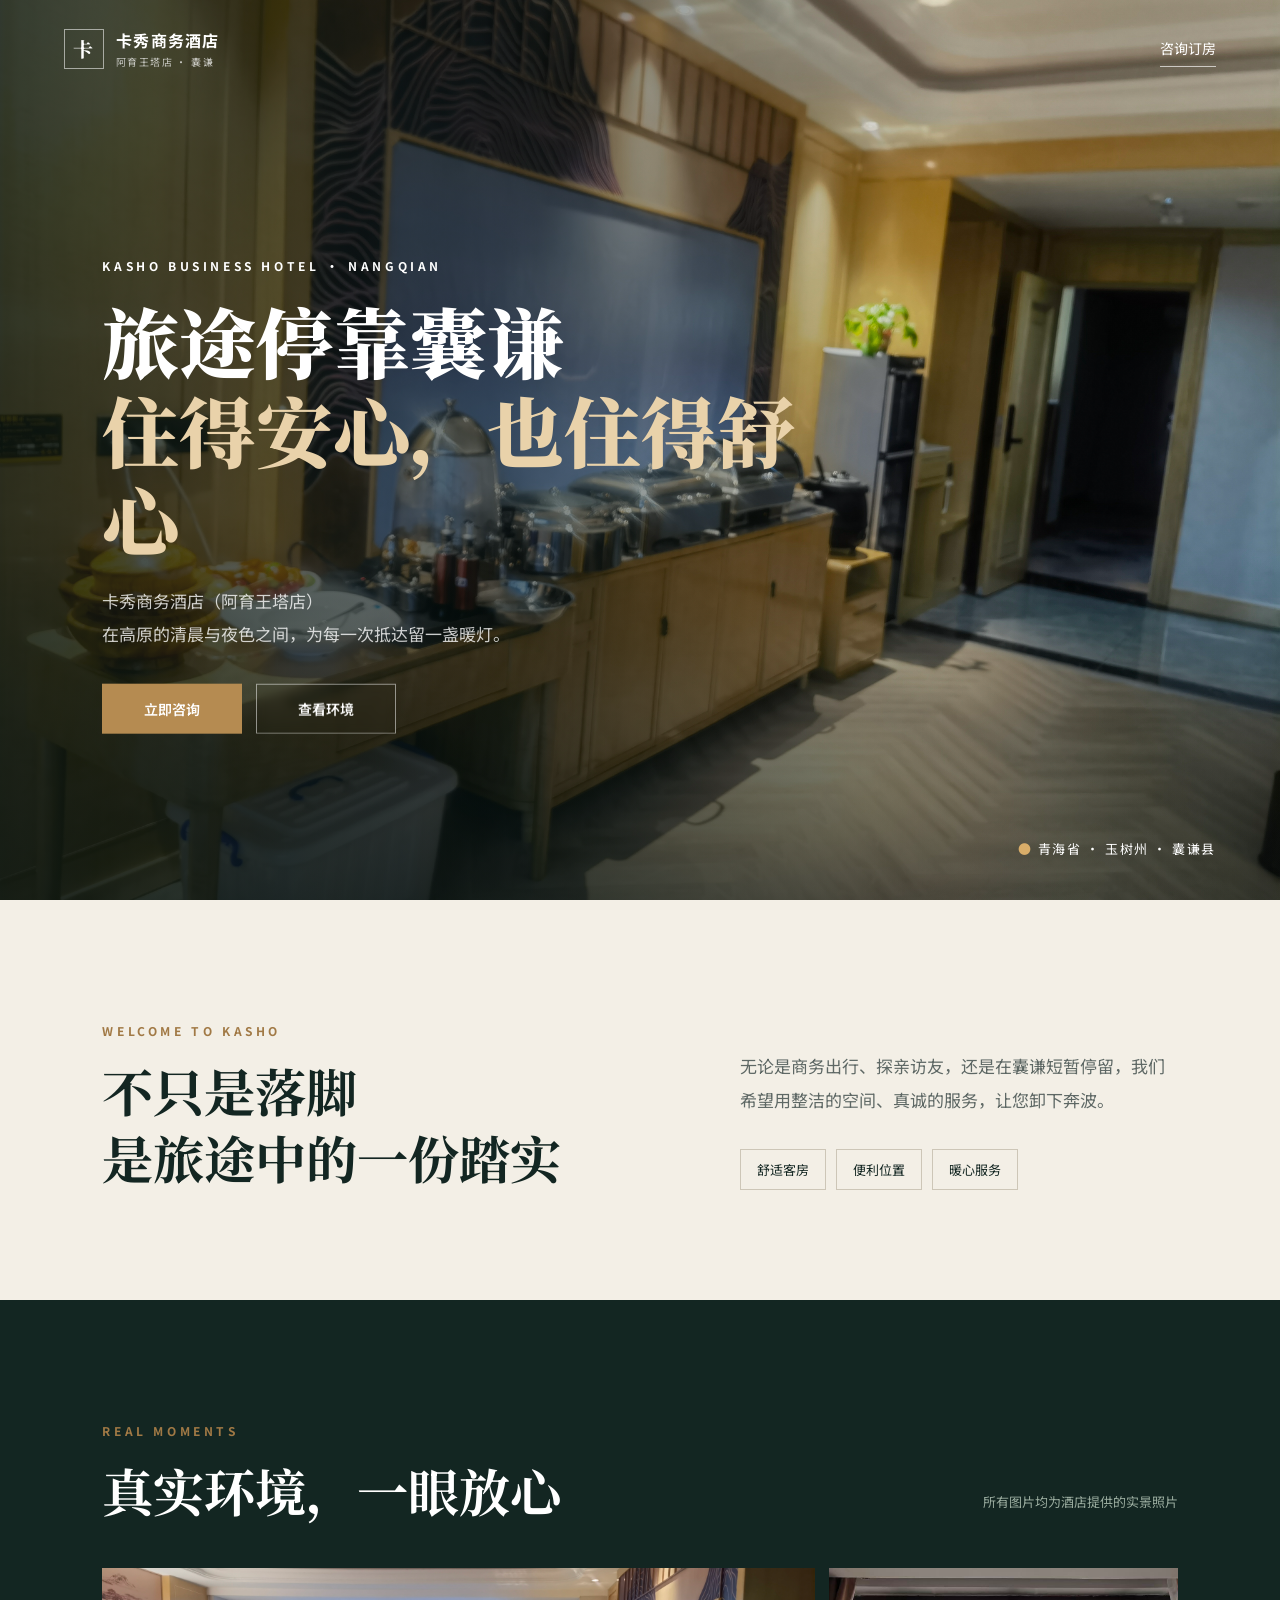
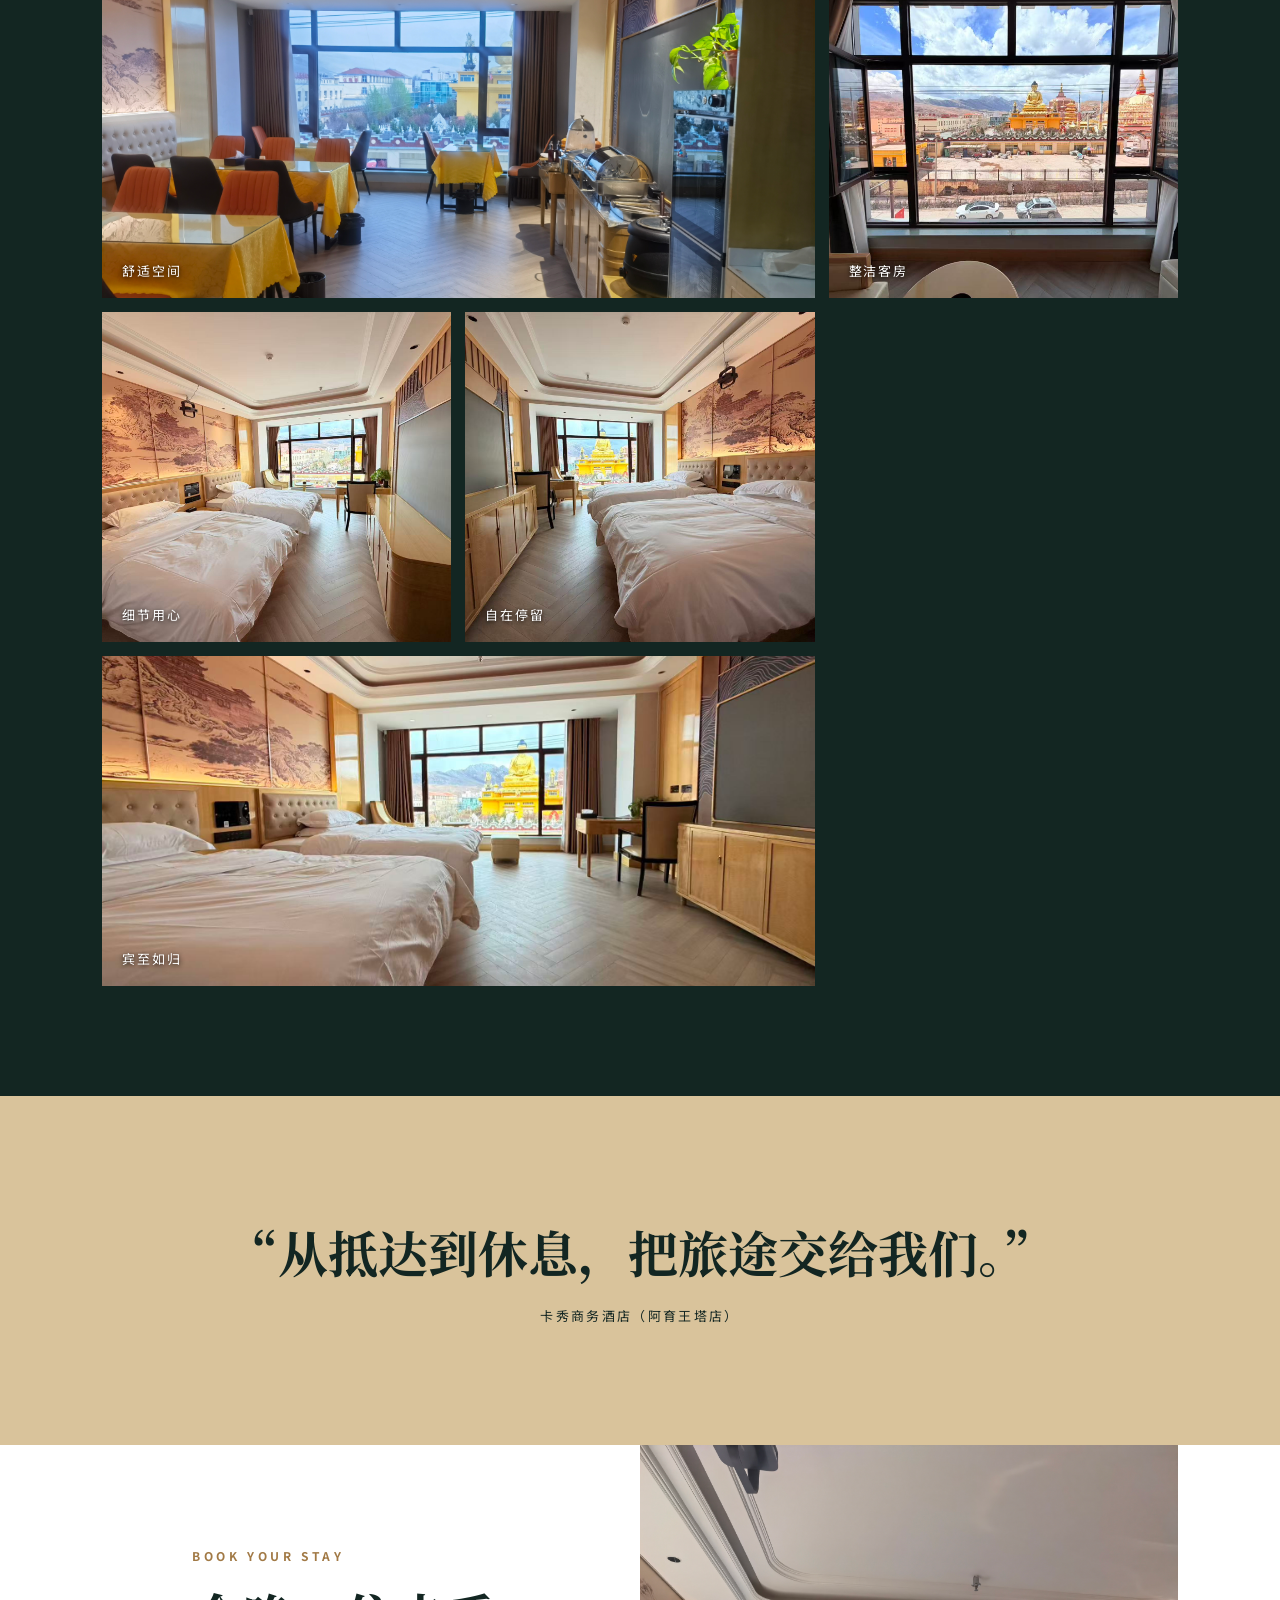
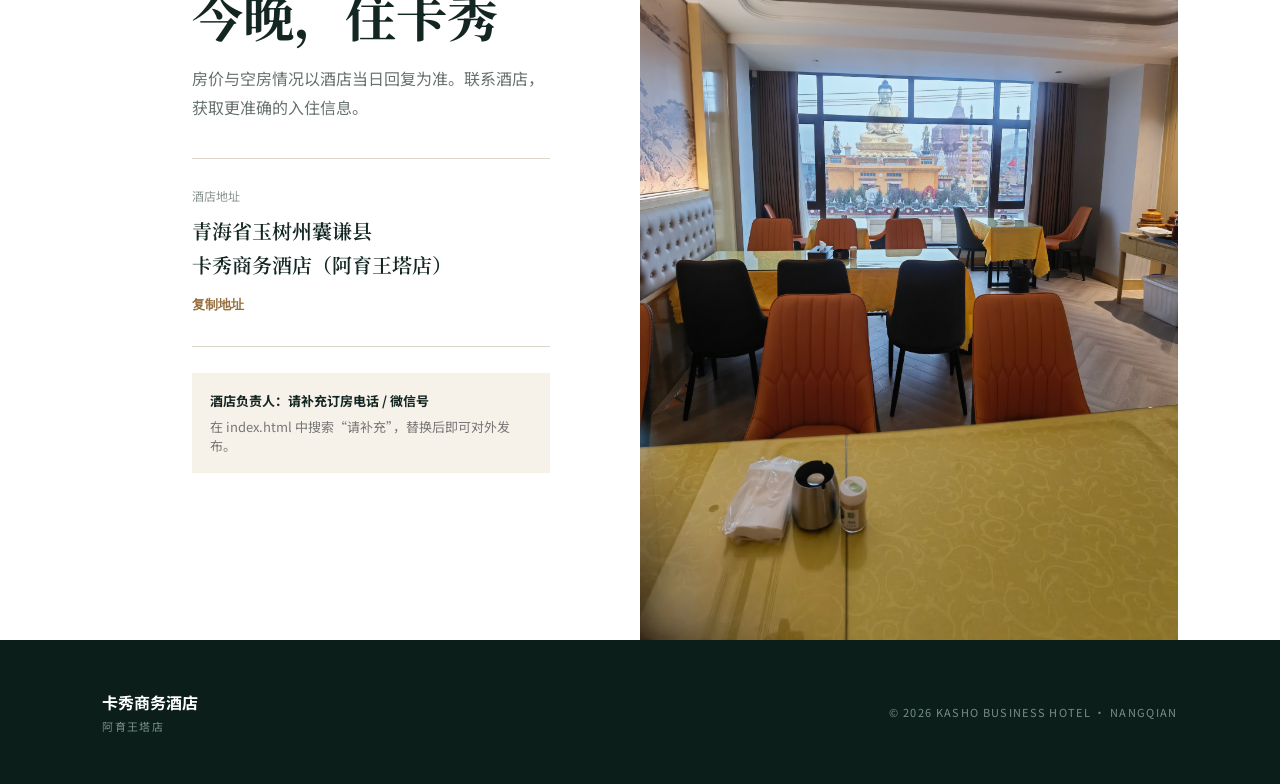
<file: index.html>
<!doctype html>
<html lang="zh-CN">
<head>
  <meta charset="UTF-8">
  <meta name="viewport" content="width=device-width, initial-scale=1.0">
  <meta name="description" content="卡秀商务酒店（阿育王塔店），位于青海省玉树州囊谦县。舒适住宿，便捷出行。">
  <title>卡秀商务酒店（阿育王塔店）｜囊谦住宿</title>
  <link rel="preconnect" href="https://fonts.googleapis.com">
  <link rel="preconnect" href="https://fonts.gstatic.com" crossorigin>
  <link href="https://fonts.googleapis.com/css2?family=Noto+Sans+SC:wght@400;500;600;700;900&family=Noto+Serif+SC:wght@600;700;900&display=swap" rel="stylesheet">
  <link rel="stylesheet" href="styles.css">
</head>
<body>
  <header class="nav" id="top">
    <a class="brand" href="#top" aria-label="返回顶部">
      <span class="brand-mark">卡</span>
      <span>卡秀商务酒店<small>阿育王塔店 · 囊谦</small></span>
    </a>
    <a class="nav-cta" href="#contact">咨询订房</a>
  </header>

  <main>
    <section class="hero">
      <img class="hero-image" src="assets/photos/微信图片_20260518121905_745_73.jpg" alt="卡秀商务酒店实景" fetchpriority="high">
      <div class="hero-shade"></div>
      <div class="hero-content">
        <p class="eyebrow">KASHO BUSINESS HOTEL · NANGQIAN</p>
        <h1>旅途停靠囊谦<br><em>住得安心，也住得舒心</em></h1>
        <p class="hero-copy">卡秀商务酒店（阿育王塔店）<br>在高原的清晨与夜色之间，为每一次抵达留一盏暖灯。</p>
        <div class="hero-actions">
          <a class="button primary" href="#contact">立即咨询</a>
          <a class="button ghost" href="#gallery">查看环境</a>
        </div>
      </div>
      <div class="location-chip"><span>●</span> 青海省 · 玉树州 · 囊谦县</div>
    </section>

    <section class="intro section">
      <div>
        <p class="section-tag">WELCOME TO KASHO</p>
        <h2>不只是落脚<br>是旅途中的一份踏实</h2>
      </div>
      <div class="intro-copy">
        <p>无论是商务出行、探亲访友，还是在囊谦短暂停留，我们希望用整洁的空间、真诚的服务，让您卸下奔波。</p>
        <div class="feature-row">
          <span>舒适客房</span><span>便利位置</span><span>暖心服务</span>
        </div>
      </div>
    </section>

    <section class="gallery section" id="gallery">
      <div class="section-head">
        <div><p class="section-tag">REAL MOMENTS</p><h2>真实环境，一眼放心</h2></div>
        <p>所有图片均为酒店提供的实景照片</p>
      </div>
      <div class="gallery-grid">
        <figure class="photo photo-wide"><img src="assets/photos/微信图片_20260518121914_750_73.jpg" alt="酒店环境实景" loading="lazy"><figcaption>舒适空间</figcaption></figure>
        <figure class="photo"><img src="assets/photos/微信图片_20260517031340_1145_163.jpg" alt="酒店客房实景" loading="lazy"><figcaption>整洁客房</figcaption></figure>
        <figure class="photo"><img src="assets/photos/微信图片_20260517031343_1147_163.jpg" alt="酒店设施实景" loading="lazy"><figcaption>细节用心</figcaption></figure>
        <figure class="photo"><img src="assets/photos/微信图片_20260517031350_1152_163.jpg" alt="酒店室内实景" loading="lazy"><figcaption>自在停留</figcaption></figure>
        <figure class="photo photo-wide"><img src="assets/photos/微信图片_20260517031358_1158_163.jpg" alt="酒店公共区域实景" loading="lazy"><figcaption>宾至如归</figcaption></figure>
      </div>
    </section>

    <section class="quote">
      <p>“从抵达到休息，把旅途交给我们。”</p>
      <span>卡秀商务酒店（阿育王塔店）</span>
    </section>

    <section class="contact section" id="contact">
      <div class="contact-card">
        <p class="section-tag">BOOK YOUR STAY</p>
        <h2>今晚，住卡秀</h2>
        <p class="contact-lead">房价与空房情况以酒店当日回复为准。联系酒店，获取更准确的入住信息。</p>
        <div class="address-box">
          <span>酒店地址</span>
          <strong id="address">青海省玉树州囊谦县<br>卡秀商务酒店（阿育王塔店）</strong>
          <button id="copyAddress" type="button">复制地址</button>
        </div>
        <div class="placeholder-note">
          <strong>酒店负责人：请补充订房电话 / 微信号</strong>
          <span>在 index.html 中搜索“请补充”，替换后即可对外发布。</span>
        </div>
      </div>
      <div class="contact-image"><img src="assets/photos/微信图片_20260518121926_756_73.jpg" alt="卡秀商务酒店实景" loading="lazy"></div>
    </section>
  </main>

  <footer><div><strong>卡秀商务酒店</strong><span>阿育王塔店</span></div><p>© 2026 KASHO BUSINESS HOTEL · NANGQIAN</p></footer>
  <div class="mobile-bar"><button id="mobileCopy" type="button">复制酒店地址</button><a href="#contact">咨询订房</a></div>
  <div class="toast" id="toast" role="status">地址已复制</div>
  <script src="script.js"></script>
</body>
</html>
</file>
<file: styles.css>
:root{--ink:#132622;--pine:#183a32;--cream:#f3efe6;--sand:#d2b98f;--white:#fff;--serif:"Noto Serif SC",serif;--sans:"Noto Sans SC",sans-serif}*{box-sizing:border-box}html{scroll-behavior:smooth}body{margin:0;background:var(--cream);color:var(--ink);font-family:var(--sans);-webkit-font-smoothing:antialiased}.nav{position:absolute;z-index:10;top:0;left:0;width:100%;display:flex;align-items:center;justify-content:space-between;padding:28px 5vw;color:#fff}.brand{display:flex;align-items:center;gap:12px;color:inherit;text-decoration:none;font-weight:700;letter-spacing:.08em}.brand small{display:block;font-size:10px;font-weight:400;letter-spacing:.14em;opacity:.7;margin-top:2px}.brand-mark{display:grid;place-items:center;width:40px;height:40px;border:1px solid rgba(255,255,255,.55);font-family:var(--serif);font-size:20px}.nav-cta{color:#fff;text-decoration:none;border-bottom:1px solid rgba(255,255,255,.65);padding:8px 0;font-size:14px}.hero{height:min(900px,100vh);min-height:680px;position:relative;color:#fff;overflow:hidden}.hero-image{width:100%;height:100%;object-fit:cover}.hero-shade{position:absolute;inset:0;background:linear-gradient(90deg,rgba(5,18,17,.8) 0%,rgba(6,20,18,.48) 46%,rgba(6,20,18,.08) 75%),linear-gradient(0deg,rgba(5,14,13,.5),transparent 40%)}.hero-content{position:absolute;left:8vw;top:50%;transform:translateY(-42%);max-width:750px}.eyebrow,.section-tag{font-size:12px;font-weight:700;letter-spacing:.3em}.hero h1{font:900 clamp(46px,6vw,86px)/1.16 var(--serif);margin:22px 0}.hero h1 em{font-style:normal;color:#e9d2aa}.hero-copy{font-size:17px;line-height:1.9;color:rgba(255,255,255,.78)}.hero-actions{display:flex;gap:14px;margin-top:34px}.button{display:inline-flex;align-items:center;justify-content:center;min-width:140px;padding:14px 24px;color:#fff;text-decoration:none;font-weight:600;font-size:14px}.primary{background:#b58b51}.ghost{border:1px solid rgba(255,255,255,.5);backdrop-filter:blur(5px)}.location-chip{position:absolute;right:5vw;bottom:42px;font-size:13px;letter-spacing:.12em}.location-chip span{color:#d9ad69}.section{padding:110px 8vw}.intro{display:grid;grid-template-columns:1.1fr .9fr;gap:8vw;align-items:end}.section-tag{color:#a17945}.intro h2,.section h2{font:700 clamp(36px,4vw,60px)/1.3 var(--serif);margin:18px 0 0}.intro-copy>p{font-size:17px;line-height:2;color:#5e6865;margin:0}.feature-row{display:flex;gap:10px;flex-wrap:wrap;margin-top:32px}.feature-row span{border:1px solid #cdc6b7;padding:10px 16px;font-size:13px}.gallery{background:#132622;color:#fff}.section-head{display:flex;align-items:end;justify-content:space-between;margin-bottom:44px}.section-head>p{color:#9aac9f;font-size:13px}.gallery-grid{display:grid;grid-template-columns:repeat(3,1fr);grid-auto-rows:330px;gap:14px}.photo{margin:0;position:relative;overflow:hidden;background:#243b35}.photo-wide{grid-column:span 2}.photo img{width:100%;height:100%;object-fit:cover;transition:transform .7s ease}.photo:hover img{transform:scale(1.035)}.photo figcaption{position:absolute;left:20px;bottom:18px;font-size:13px;letter-spacing:.15em;text-shadow:0 1px 5px #000}.quote{padding:120px 8vw;text-align:center;background:#d9c39b}.quote p{font:700 clamp(28px,4vw,50px)/1.4 var(--serif);margin:0}.quote span{display:block;margin-top:20px;font-size:13px;letter-spacing:.18em}.contact{display:grid;grid-template-columns:1fr 1fr;gap:0;padding-top:0;padding-bottom:0;background:#fff}.contact-card{padding:90px 7vw}.contact-lead{color:#68736f;line-height:1.8;max-width:520px}.address-box{border-top:1px solid #ddd7cb;border-bottom:1px solid #ddd7cb;margin-top:36px;padding:28px 0;display:grid;gap:10px}.address-box span{font-size:12px;color:#8b948f}.address-box strong{font:600 20px/1.7 var(--serif)}.address-box button,.mobile-bar button{border:0;background:none;color:#966f3d;text-align:left;padding:4px 0;font-weight:700;cursor:pointer}.placeholder-note{margin-top:26px;padding:18px;background:#f7f2e9;display:grid;gap:7px;font-size:13px}.placeholder-note span{color:#777}.contact-image{min-height:650px}.contact-image img{width:100%;height:100%;object-fit:cover}footer{background:#0c1e1a;color:#fff;padding:50px 8vw;display:flex;align-items:center;justify-content:space-between}footer div{display:grid;gap:4px}footer span,footer p{font-size:11px;color:#788d86;letter-spacing:.12em}.mobile-bar{display:none}.toast{position:fixed;z-index:20;left:50%;bottom:90px;transform:translate(-50%,20px);background:#10241f;color:#fff;padding:12px 20px;border-radius:4px;opacity:0;pointer-events:none;transition:.25s}.toast.show{opacity:1;transform:translate(-50%,0)}
@media(max-width:760px){body{padding-bottom:64px}.nav{padding:18px 20px}.nav-cta{display:none}.hero{min-height:700px;height:92vh}.hero-content{left:24px;right:24px;top:48%;transform:translateY(-42%)}.hero h1{font-size:43px}.hero-copy{font-size:14px}.hero-actions{margin-top:26px}.button{min-width:118px;padding:13px 18px}.location-chip{left:24px;right:auto;bottom:26px}.section{padding:76px 24px}.intro{grid-template-columns:1fr;gap:32px}.intro h2,.section h2{font-size:36px}.section-head{display:block}.section-head>p{margin-top:12px}.gallery-grid{grid-template-columns:1fr;grid-auto-rows:290px}.photo-wide{grid-column:auto}.quote{padding:80px 24px}.contact{grid-template-columns:1fr;padding:0}.contact-card{padding:76px 24px}.contact-image{min-height:420px}footer{padding:42px 24px;display:block}footer p{margin-top:20px}.mobile-bar{position:fixed;display:grid;grid-template-columns:1fr 1fr;z-index:15;bottom:0;left:0;right:0;height:64px;background:#fff;box-shadow:0 -4px 20px rgba(0,0,0,.12)}.mobile-bar button,.mobile-bar a{display:grid;place-items:center;text-align:center;text-decoration:none;font-weight:700;font-size:14px}.mobile-bar a{background:#b58b51;color:#fff}}
@media(prefers-reduced-motion:reduce){html{scroll-behavior:auto}.photo img,.toast{transition:none}}
</file>
